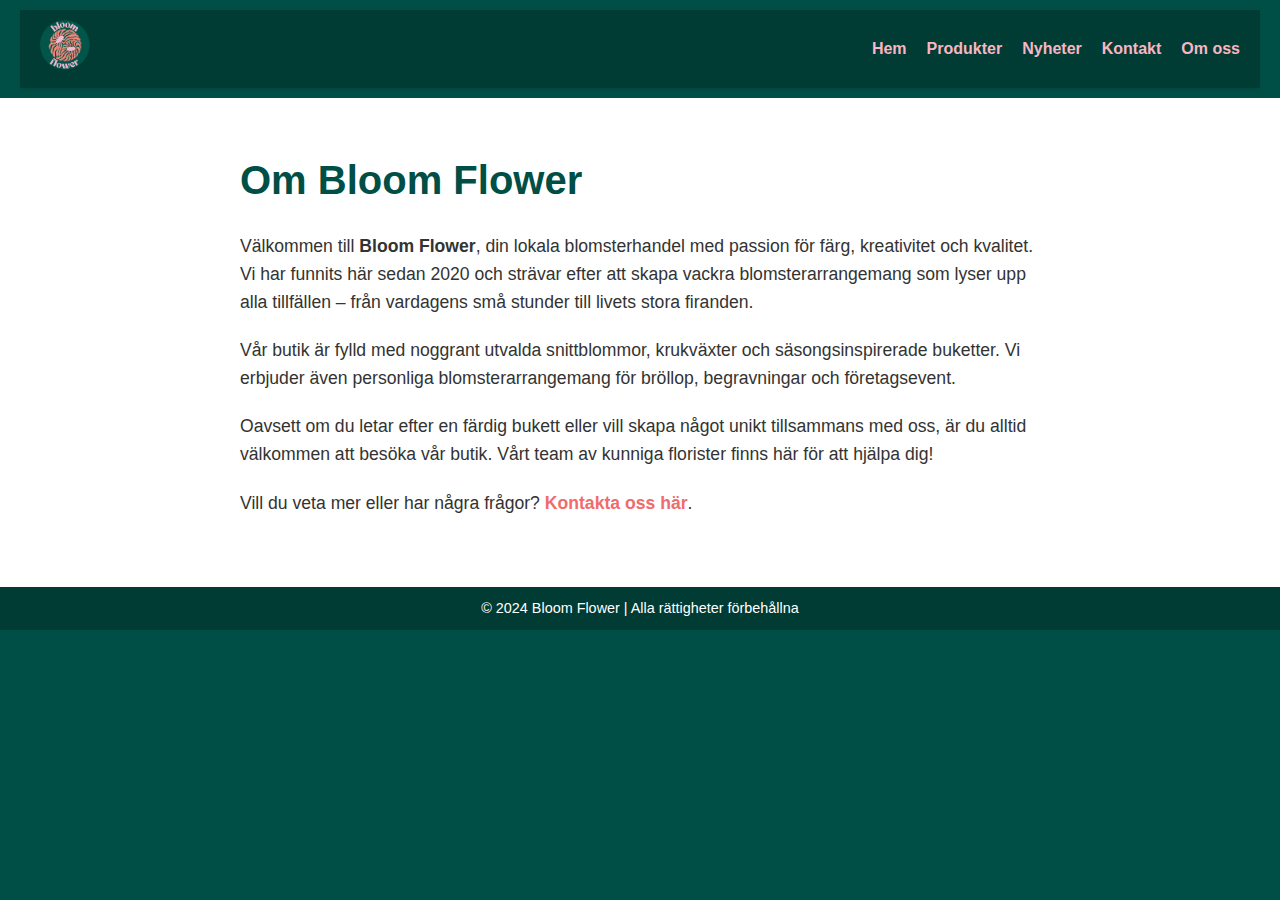
<file: about.html>
<!DOCTYPE html>
<html lang="sv">

<head>
    <meta charset="UTF-8">
    <meta name="viewport" content="width=device-width, initial-scale=1.0">
    <title>Bloom Flower - Din blomsterhandel</title>
    <link rel="stylesheet" href="/css/style.css">
    <link rel="icon" href="/img/favicon.ico" type="image/png">
</head>

<body>
    <!-- Header med logga och meny -->
    <header>
        <nav>
            <div class="logo">
                <a href="index.html">
                    <img src="/img/logo.png" alt="Bloom Flower Logga">
                </a>
            </div>
            <div class="hamburger" id="hamburger">
                <!-- Ikonen för hamburgermenyn -->
                <span></span>
                <span></span>
                <span></span>
            </div>
            <ul class="nav-menu" id="nav-menu">
                <li><a href="index.html">Hem</a></li>
                <li><a href="products.html">Produkter</a></li>
                <li><a href="news.html">Nyheter</a></li>
                <li><a href="contact.html">Kontakt</a></li>
                <li><a href="about.html">Om oss</a></li>
            </ul>
        </nav>
    </header>
    <!-- Om oss Sektion -->
    <section class="about-section">
        <div class="container">
            <h1>Om Bloom Flower</h1>
            <p>
                Välkommen till <strong>Bloom Flower</strong>, din lokala blomsterhandel med passion för färg,
                kreativitet och kvalitet.
                Vi har funnits här sedan 2020 och strävar efter att skapa vackra blomsterarrangemang som lyser upp alla
                tillfällen –
                från vardagens små stunder till livets stora firanden.
            </p>

            <p>
                Vår butik är fylld med noggrant utvalda snittblommor, krukväxter och säsongsinspirerade buketter.
                Vi erbjuder även personliga blomsterarrangemang för bröllop, begravningar och företagsevent.
            </p>

            <p>
                Oavsett om du letar efter en färdig bukett eller vill skapa något unikt tillsammans med oss,
                är du alltid välkommen att besöka vår butik. Vårt team av kunniga florister finns här för att hjälpa
                dig!
            </p>

            <p>Vill du veta mer eller har några frågor? <a href="contact.html" class="contact-link">Kontakta oss
                    här</a>.</p>
        </div>
    </section>
    <!-- Footer -->
    <footer>
        <p>&copy; 2024 Bloom Flower | Alla rättigheter förbehållna</p>
    </footer>
    <script src="js/script.js"></script>
</body>

</html>
</file>
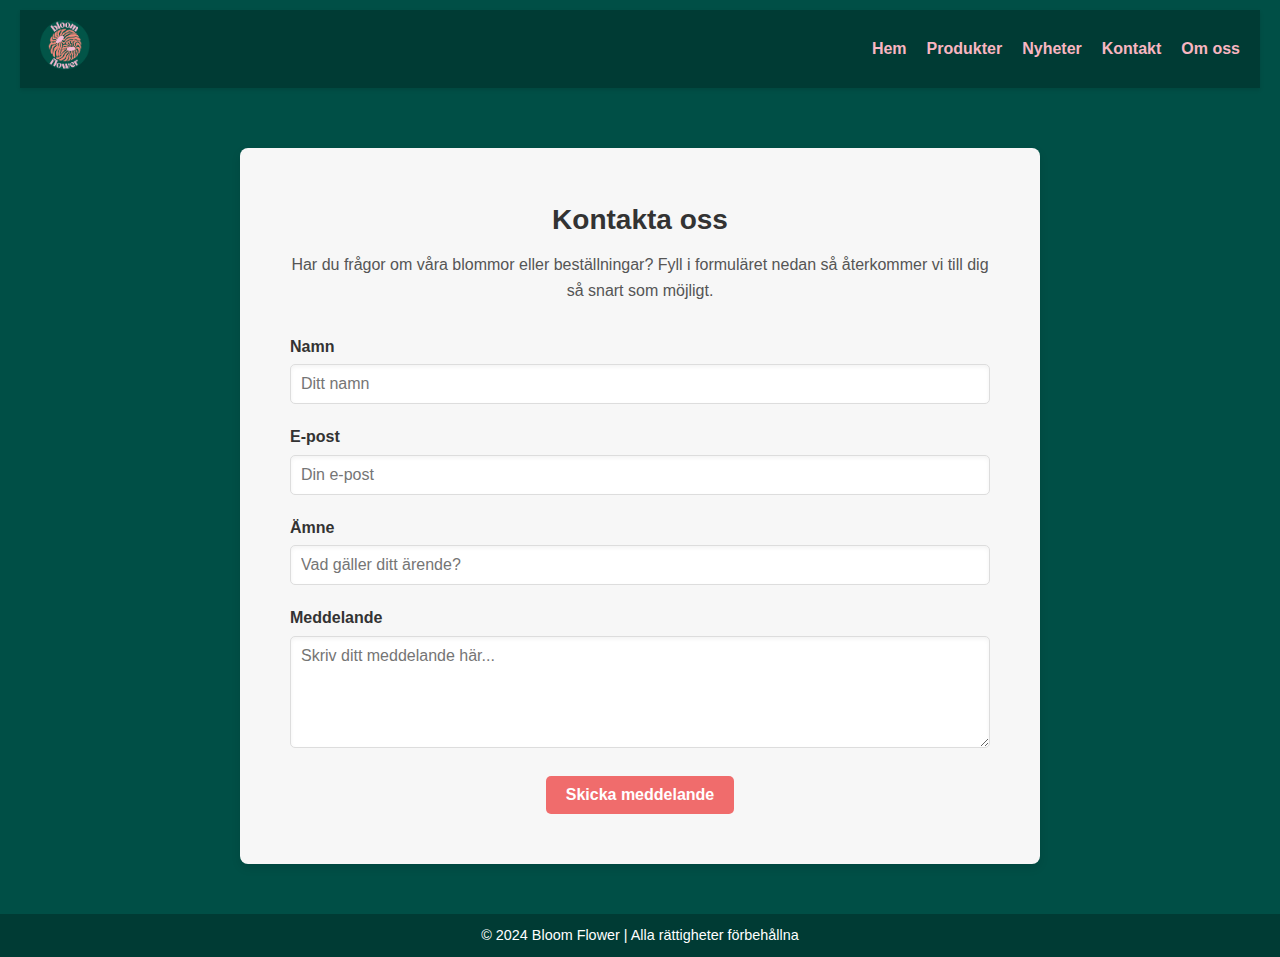
<file: contact.html>
<!DOCTYPE html>
<html lang="sv">

<head>
    <meta charset="UTF-8">
    <meta name="viewport" content="width=device-width, initial-scale=1.0">
    <title>Bloom Flower - Din blomsterhandel</title>
    <link rel="stylesheet" href="/css/style.css">
    <link rel="icon" href="/img/favicon.ico" type="image/png">
</head>

<body>
    <!-- Header med logga och meny -->
    <header>
        <nav>
            <div class="logo">
                <a href="index.html">
                    <img src="/img/logo.png" alt="Bloom Flower Logga">
                </a>
            </div>
            <div class="hamburger" id="hamburger">
                <!-- Ikonen för hamburgermenyn -->
                <span></span>
                <span></span>
                <span></span>
            </div>
            <ul class="nav-menu" id="nav-menu">
                <li><a href="index.html">Hem</a></li>
                <li><a href="products.html">Produkter</a></li>
                <li><a href="news.html">Nyheter</a></li>
                <li><a href="contact.html">Kontakt</a></li>
                <li><a href="about.html">Om oss</a></li>
            </ul>
        </nav>
    </header>
    <section class="contact-form">
        <h2>Kontakta oss</h2>
        <p>Har du frågor om våra blommor eller beställningar? Fyll i formuläret nedan så återkommer vi till dig så snart
            som möjligt.</p>

        <form action="#" method="post">
            <div class="form-group">
                <label for="name">Namn</label>
                <input type="text" id="name" name="name" placeholder="Ditt namn" required>
            </div>

            <div class="form-group">
                <label for="email">E-post</label>
                <input type="email" id="email" name="email" placeholder="Din e-post" required>
            </div>

            <div class="form-group">
                <label for="subject">Ämne</label>
                <input type="text" id="subject" name="subject" placeholder="Vad gäller ditt ärende?" required>
            </div>

            <div class="form-group">
                <label for="message">Meddelande</label>
                <textarea id="message" name="message" rows="5" placeholder="Skriv ditt meddelande här..."
                    required></textarea>
            </div>

            <button type="submit" class="btn-submit">Skicka meddelande</button>
        </form>
    </section>
    <!-- Footer -->
    <footer>
        <p>&copy; 2024 Bloom Flower | Alla rättigheter förbehållna</p>
    </footer>
    <script src="js/script.js"></script>
</body>

</html>
</file>
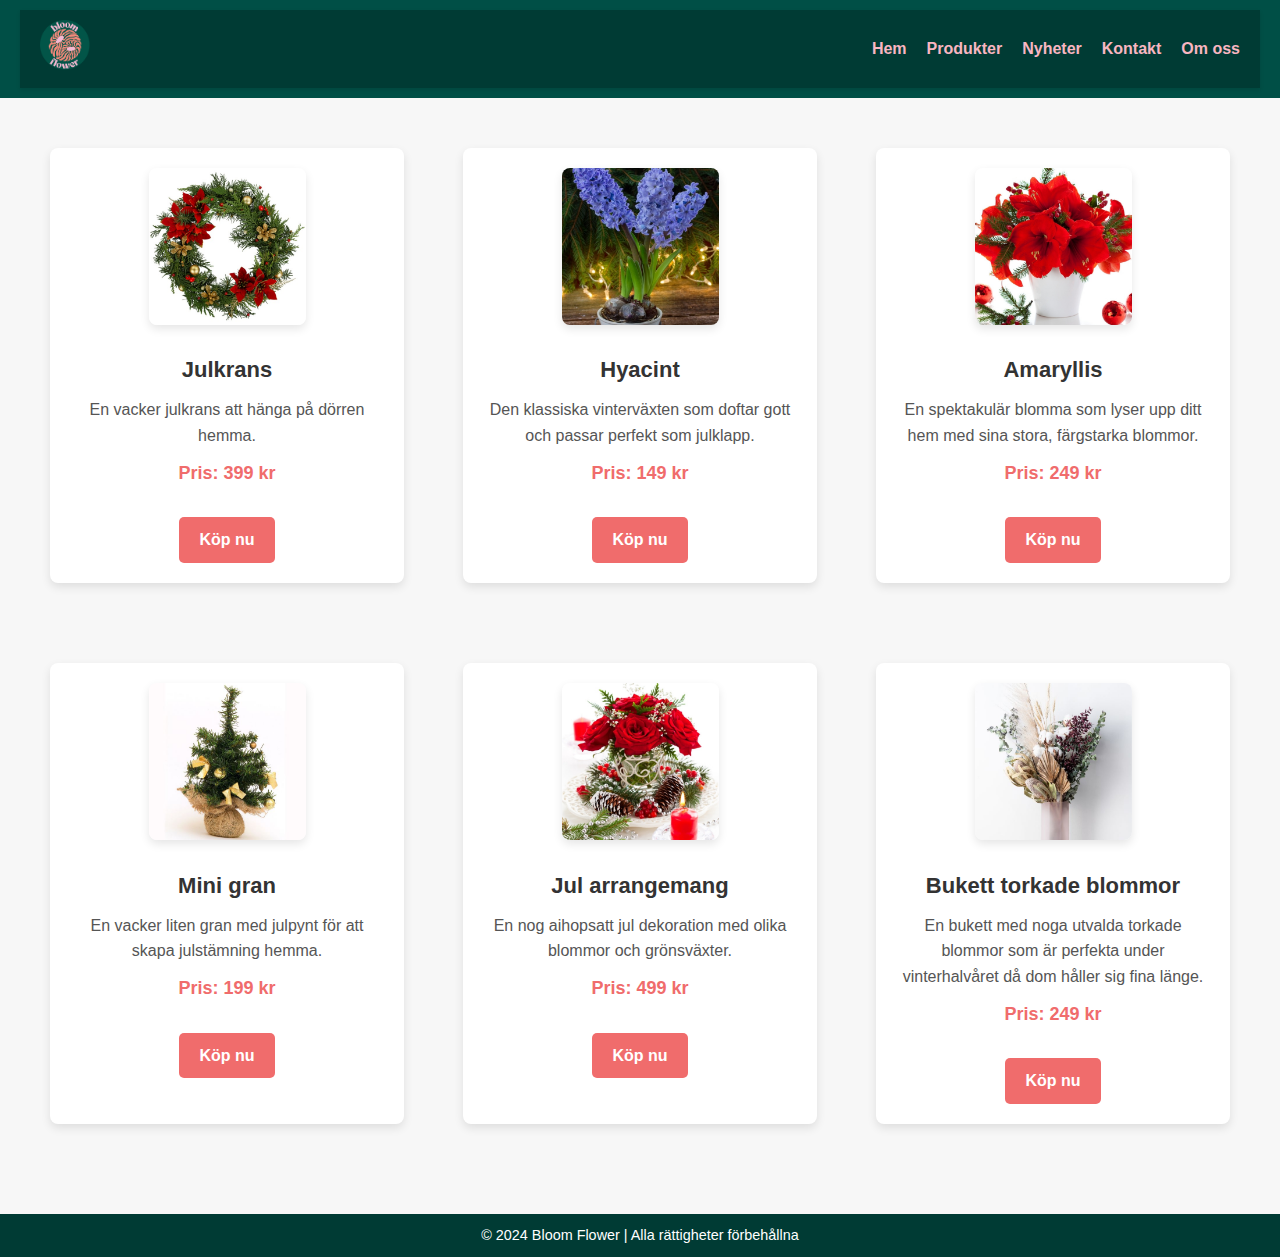
<file: products.html>
<!DOCTYPE html>
<html lang="sv">

<head>
    <meta charset="UTF-8">
    <meta name="viewport" content="width=device-width, initial-scale=1.0">
    <title>Bloom Flower - Din blomsterhandel</title>
    <link rel="stylesheet" href="/css/style.css">
    <link rel="icon" href="/img/favicon.ico" type="image/png">
</head>

<body>
    <!-- Header med logga och meny -->
    <header>
        <nav>
            <div class="logo">
                <a href="index.html">
                    <img src="/img/logo.png" alt="Bloom Flower Logga">
                </a>
            </div>
            <div class="hamburger" id="hamburger">
                <!-- Ikonen för hamburgermenyn -->
                <span></span>
                <span></span>
                <span></span>
            </div>
            <ul class="nav-menu" id="nav-menu">
                <li><a href="index.html">Hem</a></li>
                <li><a href="products.html">Produkter</a></li>
                <li><a href="news.html">Nyheter</a></li>
                <li><a href="contact.html">Kontakt</a></li>
                <li><a href="about.html">Om oss</a></li>
            </ul>
        </nav>
    </header>
    <section class="product-list">
        <div class="product-item">
            <div class="product-image">
                <img src="/img/julkrans.jpg" alt="Julkrans">
            </div>
            <div class="product-details">
                <h2>Julkrans</h2>
                <p class="product-description">
                    En vacker julkrans att hänga på dörren hemma.
                </p>
                <p class="product-price">Pris: 399 kr</p>
                <a href="kontakt.html" class="btn-buy">Köp nu</a>
            </div>
        </div>

        <div class="product-item">
            <div class="product-image">
                <img src="img/hyacint.jpg" alt="Hyacint">
            </div>
            <div class="product-details">
                <h2>Hyacint</h2>
                <p class="product-description">
                    Den klassiska vinterväxten som doftar gott och passar perfekt som julklapp.
                </p>
                <p class="product-price">Pris: 149 kr</p>
                <a href="kontakt.html" class="btn-buy">Köp nu</a>
            </div>
        </div>

        <div class="product-item">
            <div class="product-image">
                <img src="img/amaryllis.jpg" alt="Amaryllis">
            </div>
            <div class="product-details">
                <h2>Amaryllis</h2>
                <p class="product-description">
                    En spektakulär blomma som lyser upp ditt hem med sina stora, färgstarka blommor.
                </p>
                <p class="product-price">Pris: 249 kr</p>
                <a href="kontakt.html" class="btn-buy">Köp nu</a>
            </div>
        </div>
        <div class="product-item">
            <div class="product-image">
                <img src="img/minigran.jpg" alt="Liten gran">
            </div>
            <div class="product-details">
                <h2>Mini gran</h2>
                <p class="product-description">
                    En vacker liten gran med julpynt för att skapa julstämning hemma.
                </p>
                <p class="product-price">Pris: 199 kr</p>
                <a href="kontakt.html" class="btn-buy">Köp nu</a>
            </div>
        </div>

        <div class="product-item">
            <div class="product-image">
                <img src="img/julblommor.jpg" alt="Jularrangemang">
            </div>
            <div class="product-details">
                <h2>Jul arrangemang</h2>
                <p class="product-description">
                    En nog aihopsatt jul dekoration med olika blommor och grönsväxter.
                </p>
                <p class="product-price">Pris: 499 kr</p>
                <a href="kontakt.html" class="btn-buy">Köp nu</a>
            </div>
        </div>

        <div class="product-item">
            <div class="product-image">
                <img src="/img/torkad.jpg" alt="bukett torkade blommor">
            </div>
            <div class="product-details">
                <h2>Bukett torkade blommor</h2>
                <p class="product-description">
                    En bukett med noga utvalda torkade blommor som är perfekta under vinterhalvåret då dom håller sig
                    fina länge.
                </p>
                <p class="product-price">Pris: 249 kr</p>
                <a href="kontakt.html" class="btn-buy">Köp nu</a>
            </div>
        </div>
    </section>

    <!-- Footer -->
    <footer>
        <p>&copy; 2024 Bloom Flower | Alla rättigheter förbehållna</p>
    </footer>
    <script src="js/script.js"></script>
</body>

</html>
</file>
<file: css/style.css>
/* Grundinställningar */
* {
    margin: 0;
    padding: 0;
    box-sizing: border-box;
    font-family: 'Poppins', Arial, sans-serif;
}

body {
    background-color: #004f46;
    /* Mörkgrön bakgrund */
    color: #ffffff;
    /* Vit text */
    line-height: 1.6;
}

/* Navigering */
header {
    background-color: #004f46;
    padding: 10px 20px;
}

nav {
    display: flex;
    justify-content: space-between;
    align-items: center;
    background-color: #003b34;
    padding: 10px 20px;
    box-shadow: 0 2px 4px rgba(0, 0, 0, 0.1);
}

.logo img {
    height: 50px;
    /* Anpassa loggans storlek */
}

.nav-menu {
    list-style: none;
    display: flex;
    gap: 20px;
}

.nav-menu li a {
    text-decoration: none;
    color: #f8b6c1;
    font-weight: bold;
    font-size: 16px;
    transition: color 0.3s;
}

.nav-menu li a:hover {
    color: #f06c6c;
}

/* Hamburgerikon för mindre skärmar */
.hamburger {
    display: none;
    /* Dold som standard */
    flex-direction: column;
    gap: 5px;
    cursor: pointer;
}

.hamburger span {
    display: block;
    width: 25px;
    height: 3px;
    background-color: #f8b6c1;
    transition: transform 0.3s, opacity 0.3s;
}

/* Aktiverad meny */
.nav-menu.active {
    display: flex;
    flex-direction: column;
    position: absolute;
    top: 70px;
    left: 0;
    background-color: #004f46;
    width: 100%;
    padding: 10px 0;
}

.nav-menu.active li {
    margin: 10px 0;
    text-align: center;
}


/* Hero-sektion */
.hero {
    text-align: center;
    padding: 60px 20px;
    background:
        linear-gradient(rgba(248, 182, 193, 0.9), rgba(248, 182, 193, 0.9)),
        /* Ljusrosa semi-transparent overlay */
        url('/img/hero-blommo.png');
    /* Bakgrundsbild */
    background-size: cover;
    /* Täcker hela ytan */
    background-position: center;
    /* Centrerar bilden */
    color: #004f46;
    /* Mörkgrön text */
}

.hero h1 {
    font-size: 2.5rem;
    margin-bottom: 10px;
}

.hero p {
    font-size: 1.2rem;
    margin-bottom: 20px;
}

.btn {
    display: inline-block;
    background-color: #ffa394;
    color: #004f46;
    padding: 10px 20px;
    text-decoration: none;
    font-weight: bold;
    border-radius: 5px;
    transition: background-color 0.3s;
}

.btn:hover {
    background-color: #ff8670;
}

/* Nyheter sektion */
.news {
    text-align: center;
    padding: 40px 20px;
    background-color: #ffffff;
    color: #004f46;
    display: flex;
    /* Gör sektionen till en flexbox-container */
    justify-content: center;
    /* Centrerar innehållet horisontellt */
    align-items: center;
    /* Centrerar innehållet vertikalt */
    flex-direction: column;
    /* Håller elementen i en kolumn */
}

.news h2 {
    font-size: 2rem;
    margin-bottom: 20px;
}

.news-posts-home {
    display: grid;
    grid-template-columns: repeat(3, 1fr);
    /* Tre kolumner på stora skärmar */
    gap: 20px;
    margin-top: 30px;
    max-width: 1200px;
    width: 100%;
    padding: 0 15px;
}

.news-post-home {
    background-color: #f8b6c1;
    /* Ljusrosa bakgrund för varje nyhet */
    padding: 20px;
    border-radius: 8px;
    box-shadow: 0 4px 6px rgba(0, 0, 0, 0.1);
    transition: transform 0.3s, box-shadow 0.3s;
}

.news-post-home:hover {
    transform: translateY(-5px);
    box-shadow: 0 6px 8px rgba(0, 0, 0, 0.15);
}

.news-post-home h3 {
    font-size: 1.5rem;
    margin-bottom: 10px;
}

.news-post-home p {
    font-size: 1rem;
    margin-bottom: 15px;
}

.news-post-home .date {
    font-size: 0.9rem;
    color: #004f46;
}

.news-post-home img {
    border-radius: 50%;
    /* Gör bilderna runda */
    width: 150px;
    /* Sätt en fast bredd på bilderna */
    height: 150px;
    /* Sätt en fast höjd på bilderna */
    object-fit: cover;
    /* Ser till att bilden fyller hela cirkeln utan att bli förvrängd */
}

/* Nyheter */
/* Styling för nyhetssidan */
.news-list {
    margin-top: 40px;
    background-color: #fff;
    padding: 20px;
    border-radius: 10px;
}

.news-post {
    background-color: white;
    padding: 20px;
    margin-bottom: 40px;
    box-shadow: 0 4px 10px rgba(0, 0, 0, 0.1);
    border-radius: 8px;
    text-align: center;
}

.news-post .news-image {
    width: 100%;
    height: 0;
    padding-top: 100%;
    position: relative;
    margin-bottom: 20px;
}

.news-post .news-image img {
    position: absolute;
    width: 100%;
    height: 100%;
    object-fit: cover;
}

.news-post h2 {
    color: #004f46;
    font-size: 28px;
    margin-bottom: 15px;
}

.news-post p {
    font-size: 16px;
    color: #333;
    line-height: 1.8;
    margin-bottom: 15px;
}

.news-post ul {
    color: #333;
    list-style-type: square;
    padding-left: 20px;
}

/* Styling för produktsidan med flera produkter */
.product-list {
    display: flex;
    flex-wrap: wrap;
    justify-content: space-between;
    gap: 40px;
    padding: 50px;
    background-color: #f7f7f7;
}

.product-item {
    width: 30%;
    /* Gör att varje produkt tar upp 30% av bredden, vilket gör att tre produkter kan visas i rad */
    background-color: white;
    padding: 20px;
    box-shadow: 0 4px 10px rgba(0, 0, 0, 0.1);
    border-radius: 8px;
    text-align: center;
    margin-bottom: 40px;
}

.product-image img {
    width: 50%;
    height: auto;
    border-radius: 8px;
    box-shadow: 0 4px 10px rgba(0, 0, 0, 0.1);
}

.product-details h2 {
    font-size: 22px;
    color: #333;
    margin-top: 20px;
}

.product-description {
    font-size: 16px;
    color: #555;
    margin: 10px 0;
}

.product-price {
    font-size: 18px;
    color: #f06c6c;
    font-weight: bold;
    margin: 10px 0;
}

.btn-buy {
    display: inline-block;
    background-color: #f06c6c;
    color: #fff;
    padding: 10px 20px;
    text-decoration: none;
    border-radius: 5px;
    font-weight: bold;
    margin-top: 20px;
}

.btn-buy:hover {
    background-color: #e05b5b;
}

/* Kontaktformulär sektion */
.contact-form {
    background-color: #f7f7f7;
    padding: 50px;
    max-width: 800px;
    margin: 50px auto;
    box-shadow: 0 4px 10px rgba(0, 0, 0, 0.1);
    border-radius: 8px;
    text-align: center;
}

.contact-form h2 {
    font-size: 28px;
    color: #333;
    margin-bottom: 10px;
}

.contact-form p {
    color: #555;
    margin-bottom: 30px;
}

.form-group {
    margin-bottom: 20px;
    text-align: left;
}

.form-group label {
    display: block;
    font-weight: bold;
    margin-bottom: 5px;
    color: #333;
}

.form-group input,
.form-group textarea {
    width: 100%;
    padding: 10px;
    font-size: 16px;
    border: 1px solid #ddd;
    border-radius: 5px;
    box-shadow: inset 0 2px 4px rgba(0, 0, 0, 0.05);
}

.form-group input:focus,
.form-group textarea:focus {
    border-color: #f06c6c;
    outline: none;
}

.btn-submit {
    display: inline-block;
    background-color: #f06c6c;
    color: #fff;
    padding: 10px 20px;
    font-size: 16px;
    font-weight: bold;
    text-decoration: none;
    border: none;
    border-radius: 5px;
    cursor: pointer;
    transition: background-color 0.3s ease;
}

.btn-submit:hover {
    background-color: #e05b5b;
}

/* Om oss Sektion */
.about-section {
    background-color: #fff;
    /* Vit bakgrund */
    color: #333;
    padding: 50px 20px;
}

.about-section .container {
    max-width: 800px;
    margin: 0 auto;
    text-align: left;
}

.about-section h1 {
    font-size: 2.5rem;
    margin-bottom: 20px;
    color: #004f46;
    /* Mörkrosa för rubriken */
}

.about-section p {
    font-size: 1.1rem;
    line-height: 1.6;
    margin-bottom: 20px;
}

.about-section .contact-link {
    color: #f06c6c;
    /* Länkens färg */
    font-weight: bold;
    text-decoration: none;
    transition: color 0.3s;
}

.about-section .contact-link:hover {
    color: #e05b5b;
    /* Lila hover-effekt */
}

/* Footer */
footer {
    text-align: center;
    padding: 10px;
    background-color: #003b34;
    /* Lite mörkare grön */
    font-size: 0.9rem;
}

/* För mindre skärmar */
@media (max-width: 768px) {
    .hamburger {
        display: flex;
    }

    .nav-menu.active {
        display: flex;
        /* Visar menyn när aktiv */
    }

    .nav-menu {
        position: absolute;
        top: 70px;
        right: 0;
        background-color: #fff;
        flex-direction: column;
        gap: 15px;
        width: 200px;
        box-shadow: 0 2px 5px rgba(0, 0, 0, 0.1);
        padding: 20px;
        transform: translateX(100%);
        transition: transform 0.3s ease-in-out;
    }

    .news-post img {
        max-width: 100%;
        /* Bilder tar hela bredden på små skärmar */
        border-radius: 5px;
        /* Mindre rundade hörn på små skärmar */
    }

    .nav-menu.active {
        transform: translateX(0);
    }

    .nav-menu li {
        text-align: center;
    }

    .news-posts-home {
        grid-template-columns: 1fr;
        /* Alla nyhetsposter staplas på varandra */
    }

    .product-item {
        width: 100%;
        /* Gör att varje produkt tar upp hela bredden på mindre skärmar */
    }

    .contact-form {
        padding: 20px;
    }
}
</file>
